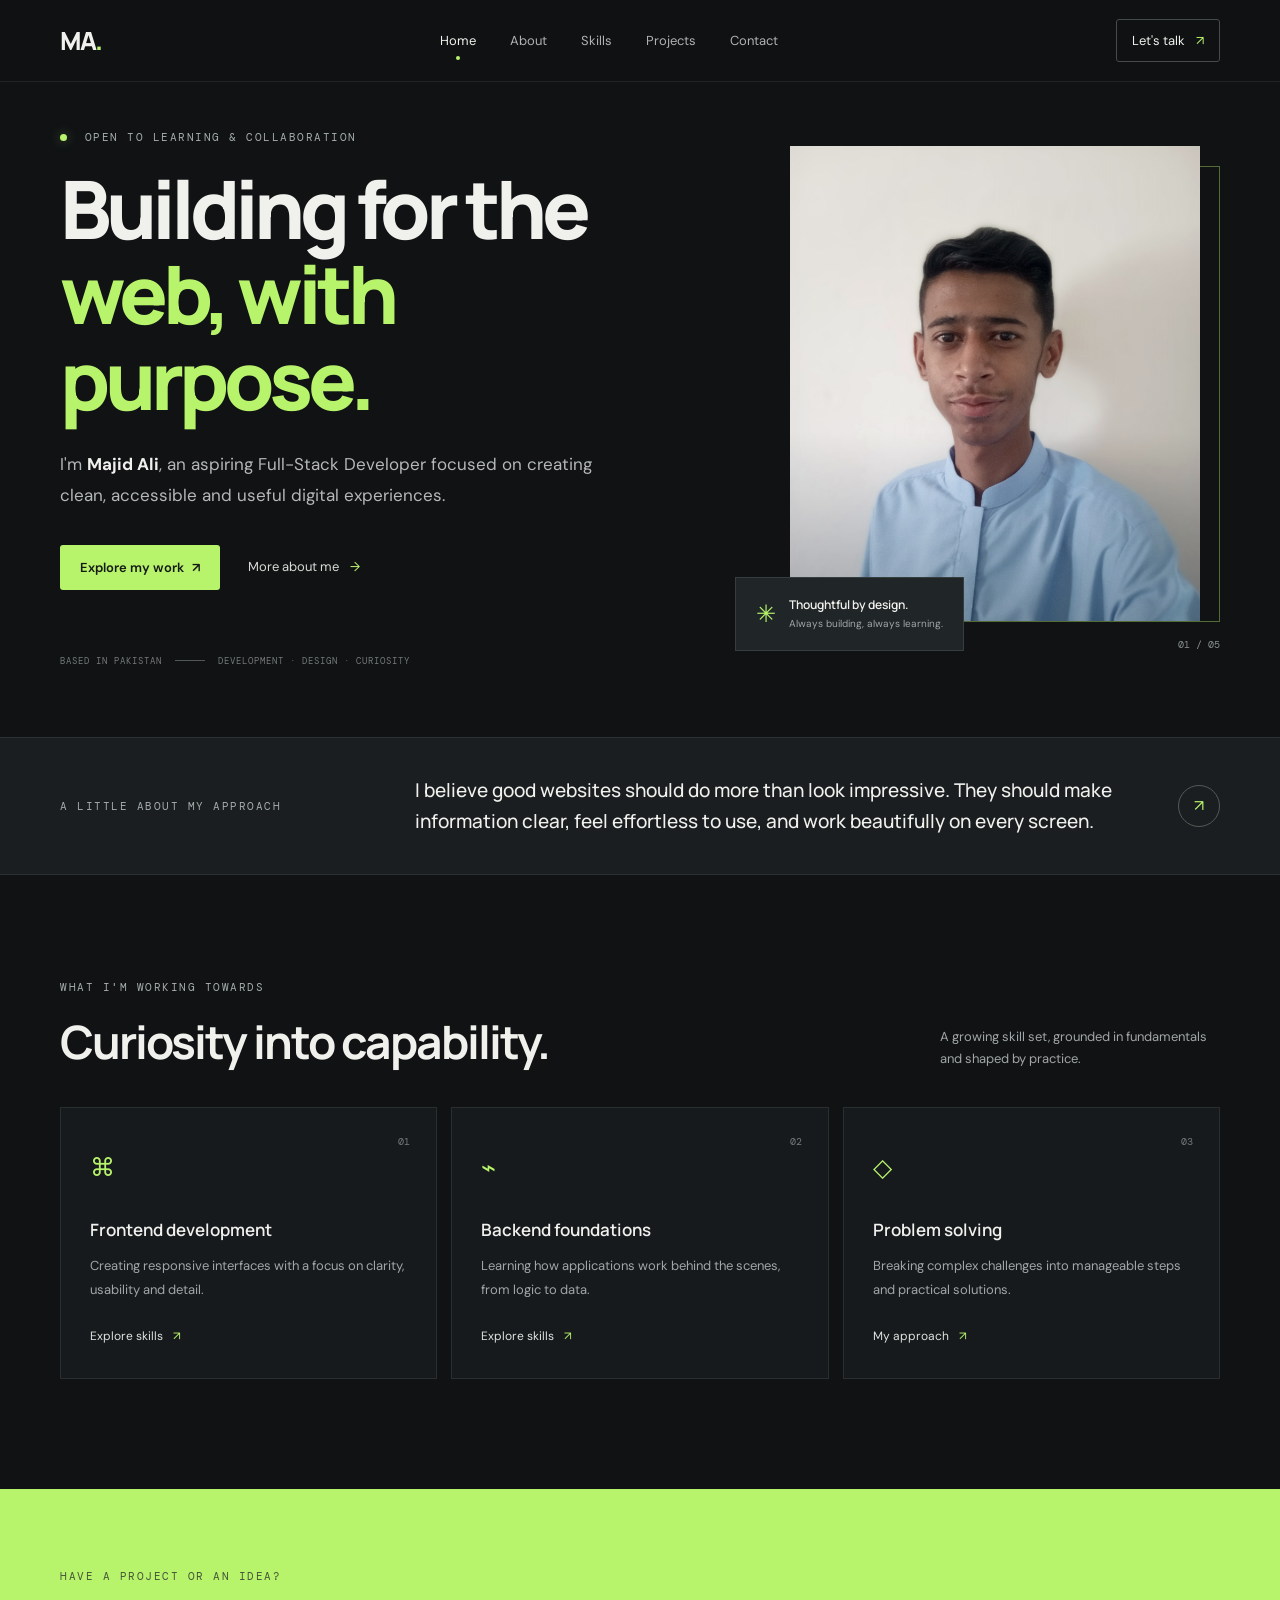
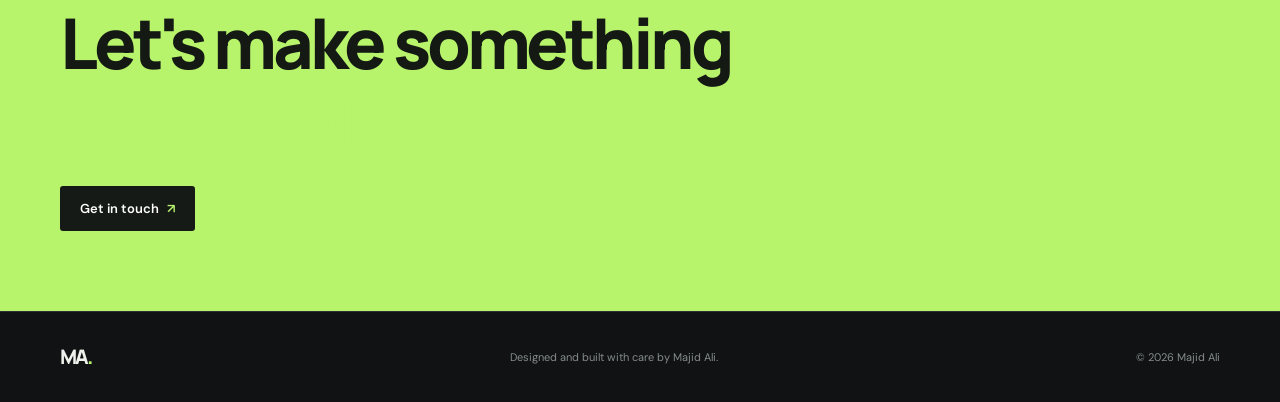
<file: index.html>
<!DOCTYPE html>
<html lang="en">
<head>
  <meta charset="UTF-8"><meta name="viewport" content="width=device-width, initial-scale=1.0">
  <meta name="description" content="Majid Ali — Full-Stack Developer building thoughtful, useful web experiences.">
  <title>Majid Ali — Full-Stack Developer</title><link rel="stylesheet" href="css/style.css">
  <script defer src="js/main.js"></script>
</head>
<body>
<header class="site-header"><div class="container nav-wrap">
  <a class="brand" href="index.html" aria-label="Majid Ali home">MA<span>.</span></a>
  <button class="menu-toggle" aria-label="Open navigation" aria-expanded="false"><span></span><span></span></button>
  <nav class="main-nav" aria-label="Main navigation">
    <a class="active" href="index.html">Home</a><a href="about.html">About</a><a href="skills.html">Skills</a><a href="projects.html">Projects</a><a href="contact.html">Contact</a>
  </nav><a class="nav-cta" href="contact.html">Let's talk <span>↗</span></a>
</div></header>
<main>
<section class="hero container">
  <div class="hero-copy reveal">
    <p class="eyebrow"><span class="status-dot"></span> OPEN TO LEARNING & COLLABORATION</p>
    <h1>Building for the<br><span class="accent-text">web, with purpose.</span></h1>
    <p class="hero-lead">I'm <strong>Majid Ali</strong>, an aspiring Full-Stack Developer focused on creating clean, accessible and useful digital experiences.</p>
    <div class="hero-actions"><a class="button button-primary" href="projects.html">Explore my work <span>↗</span></a><a class="text-link" href="about.html">More about me <span>→</span></a></div>
    <div class="hero-meta"><span>BASED IN PAKISTAN</span><span class="meta-line"></span><span>DEVELOPMENT · DESIGN · CURIOSITY</span></div>
  </div>
  <div class="hero-visual reveal">
    <div class="portrait-frame"><img src="assets/majid-ali.jpg" alt="Portrait of Majid Ali"></div>
    <div class="portrait-note"><span class="note-mark">✳</span><div><strong>Thoughtful by design.</strong><small>Always building, always learning.</small></div></div>
    <div class="visual-index">01 / 05</div>
  </div>
</section>
<section class="intro-band"><div class="container intro-grid"><p class="eyebrow">A LITTLE ABOUT MY APPROACH</p><p>I believe good websites should do more than look impressive. They should make information clear, feel effortless to use, and work beautifully on every screen.</p><a class="round-link" href="about.html" aria-label="Read about me">↗</a></div></section>
<section class="section container"><div class="section-heading"><div><p class="eyebrow">WHAT I'M WORKING TOWARDS</p><h2>Curiosity into capability.</h2></div><p class="section-aside">A growing skill set, grounded in fundamentals and shaped by practice.</p></div>
<div class="focus-grid">
  <article class="focus-card"><span class="card-number">01</span><div class="line-icon">⌘</div><h3>Frontend development</h3><p>Creating responsive interfaces with a focus on clarity, usability and detail.</p><a href="skills.html">Explore skills <span>↗</span></a></article>
  <article class="focus-card"><span class="card-number">02</span><div class="line-icon">⌁</div><h3>Backend foundations</h3><p>Learning how applications work behind the scenes, from logic to data.</p><a href="skills.html">Explore skills <span>↗</span></a></article>
  <article class="focus-card"><span class="card-number">03</span><div class="line-icon">◇</div><h3>Problem solving</h3><p>Breaking complex challenges into manageable steps and practical solutions.</p><a href="about.html">My approach <span>↗</span></a></article>
</div></section>
<section class="closing-cta"><div class="container cta-inner"><p class="eyebrow">HAVE A PROJECT OR AN IDEA?</p><h2>Let's make something<br><span class="accent-text">worth using.</span></h2><a class="button button-light" href="contact.html">Get in touch <span>↗</span></a></div></section>
</main>
<footer class="site-footer"><div class="container footer-inner"><a class="brand" href="index.html">MA<span>.</span></a><p>Designed and built with care by Majid Ali.</p><span>© <span data-year></span> Majid Ali</span></div></footer>
</body></html>
</file>
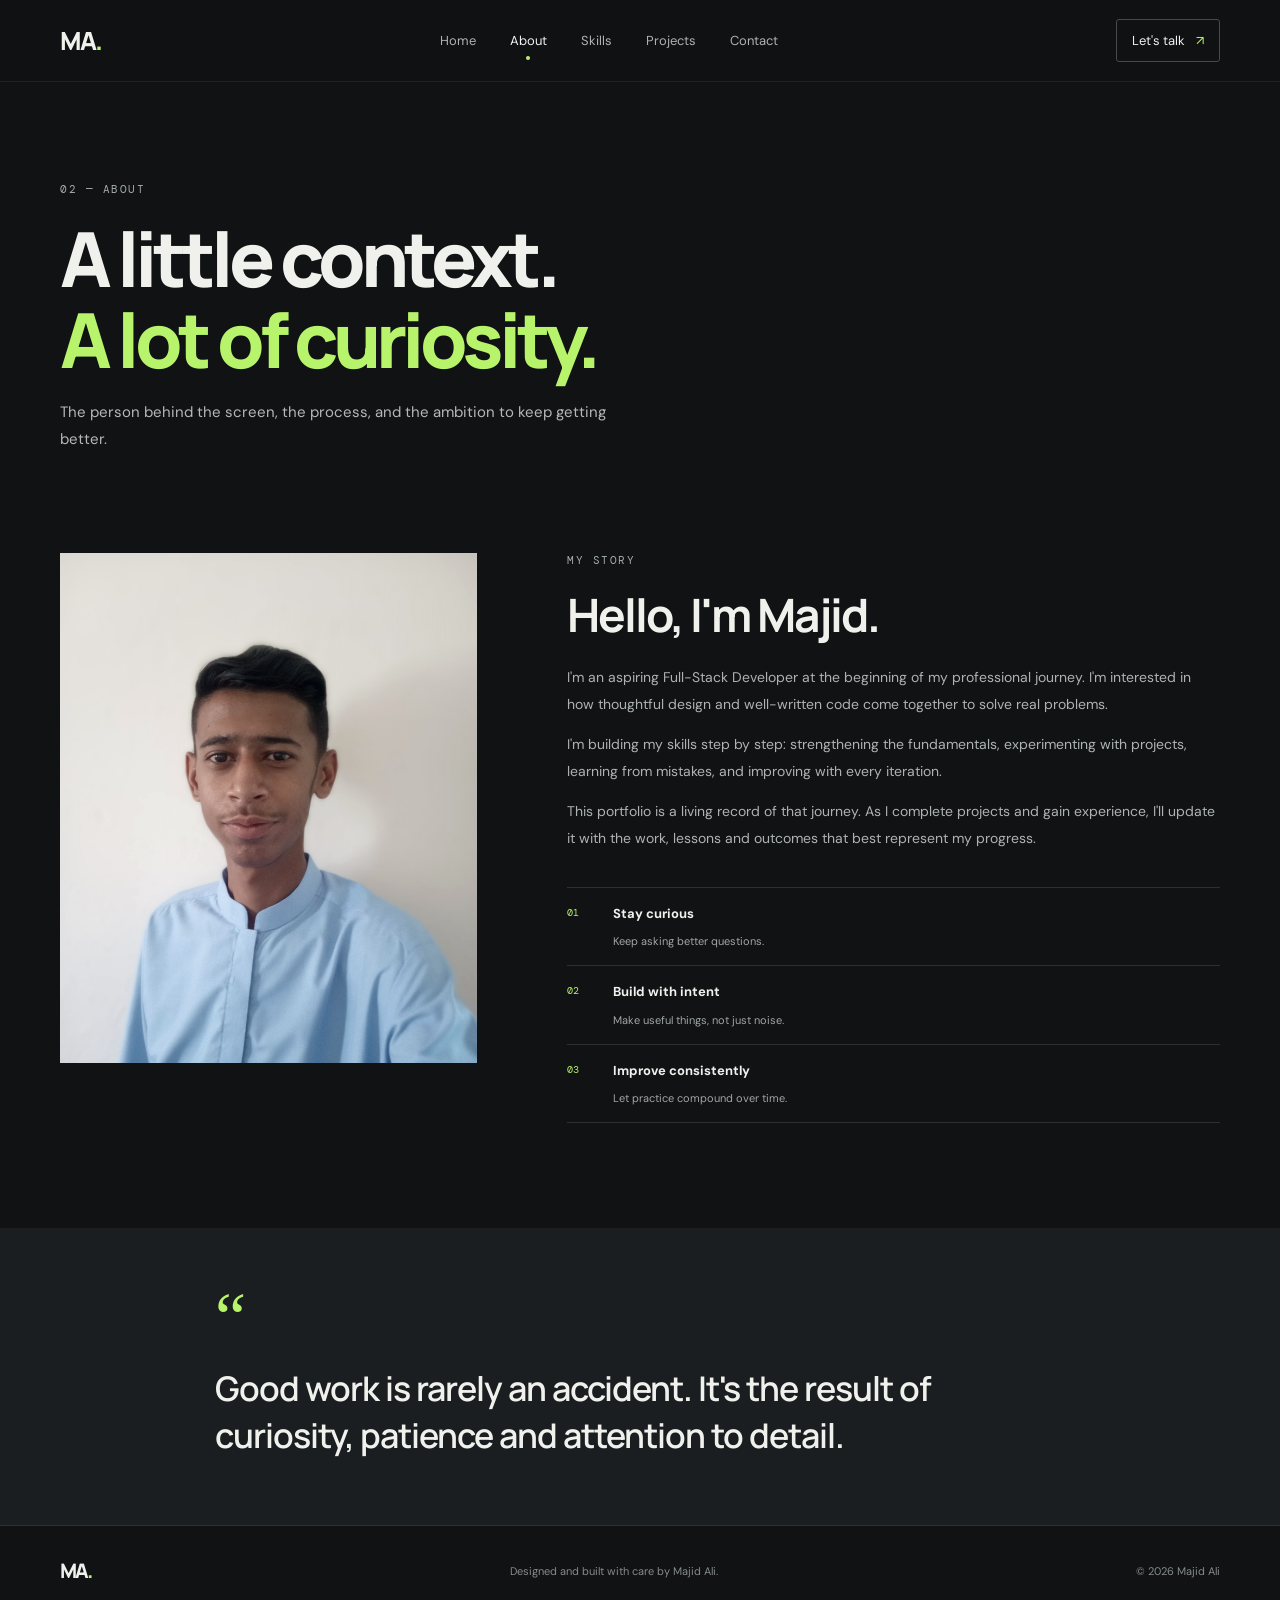
<file: about.html>
<!DOCTYPE html><html lang="en"><head><meta charset="UTF-8"><meta name="viewport" content="width=device-width, initial-scale=1.0"><meta name="description" content="Get to know Majid Ali and his approach to learning web development."><title>About — Majid Ali</title><link rel="stylesheet" href="css/style.css"><script defer src="js/main.js"></script></head><body>
<header class="site-header"><div class="container nav-wrap"><a class="brand" href="index.html">MA<span>.</span></a><button class="menu-toggle" aria-label="Open navigation" aria-expanded="false"><span></span><span></span></button><nav class="main-nav"><a href="index.html">Home</a><a class="active" href="about.html">About</a><a href="skills.html">Skills</a><a href="projects.html">Projects</a><a href="contact.html">Contact</a></nav><a class="nav-cta" href="contact.html">Let's talk <span>↗</span></a></div></header>
<main><section class="page-hero container"><p class="eyebrow">02 — ABOUT</p><h1>A little context.<br><span class="accent-text">A lot of curiosity.</span></h1><p class="page-lead">The person behind the screen, the process, and the ambition to keep getting better.</p></section>
<section class="about-layout container"><div class="about-photo reveal"><img src="assets/majid-ali.jpg" alt="Majid Ali"></div><div class="about-copy reveal"><p class="eyebrow">MY STORY</p><h2>Hello, I'm Majid.</h2><p>I'm an aspiring Full-Stack Developer at the beginning of my professional journey. I'm interested in how thoughtful design and well-written code come together to solve real problems.</p><p>I'm building my skills step by step: strengthening the fundamentals, experimenting with projects, learning from mistakes, and improving with every iteration.</p><p>This portfolio is a living record of that journey. As I complete projects and gain experience, I'll update it with the work, lessons and outcomes that best represent my progress.</p><div class="principles"><div><span>01</span><strong>Stay curious</strong><small>Keep asking better questions.</small></div><div><span>02</span><strong>Build with intent</strong><small>Make useful things, not just noise.</small></div><div><span>03</span><strong>Improve consistently</strong><small>Let practice compound over time.</small></div></div></div></section>
<section class="quote-band"><div class="container"><span>“</span><blockquote>Good work is rarely an accident. It's the result of curiosity, patience and attention to detail.</blockquote></div></section></main>
<footer class="site-footer"><div class="container footer-inner"><a class="brand" href="index.html">MA<span>.</span></a><p>Designed and built with care by Majid Ali.</p><span>© <span data-year></span> Majid Ali</span></div></footer></body></html>
</file>
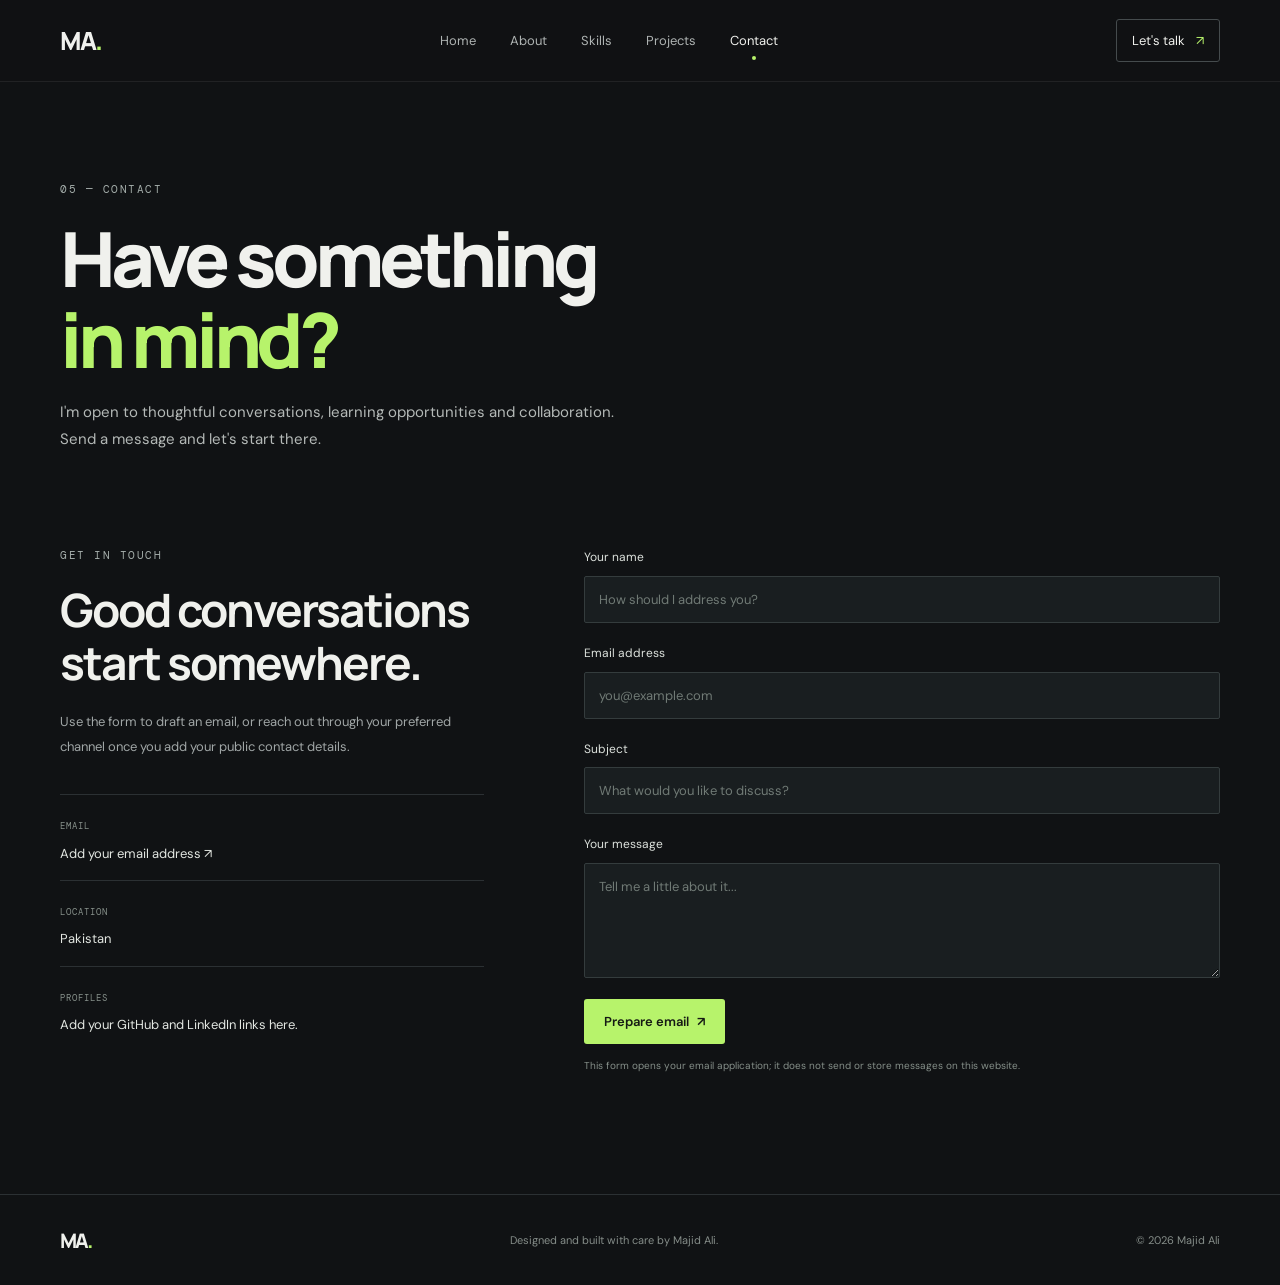
<file: contact.html>
<!DOCTYPE html><html lang="en"><head><meta charset="UTF-8"><meta name="viewport" content="width=device-width, initial-scale=1.0"><meta name="description" content="Contact Majid Ali about projects, learning and collaboration."><title>Contact — Majid Ali</title><link rel="stylesheet" href="css/style.css"><script defer src="js/main.js"></script></head><body>
<header class="site-header"><div class="container nav-wrap"><a class="brand" href="index.html">MA<span>.</span></a><button class="menu-toggle" aria-label="Open navigation" aria-expanded="false"><span></span><span></span></button><nav class="main-nav"><a href="index.html">Home</a><a href="about.html">About</a><a href="skills.html">Skills</a><a href="projects.html">Projects</a><a class="active" href="contact.html">Contact</a></nav><a class="nav-cta" href="contact.html">Let's talk <span>↗</span></a></div></header>
<main><section class="page-hero container"><p class="eyebrow">05 — CONTACT</p><h1>Have something<br><span class="accent-text">in mind?</span></h1><p class="page-lead">I'm open to thoughtful conversations, learning opportunities and collaboration. Send a message and let's start there.</p></section>
<section class="container contact-layout"><div class="contact-details"><p class="eyebrow">GET IN TOUCH</p><h2>Good conversations<br>start somewhere.</h2><p>Use the form to draft an email, or reach out through your preferred channel once you add your public contact details.</p><div class="contact-detail"><span>EMAIL</span><a href="mailto:YOUR_EMAIL@example.com">Add your email address ↗</a></div><div class="contact-detail"><span>LOCATION</span><p>Pakistan</p></div><div class="contact-detail"><span>PROFILES</span><p>Add your GitHub and LinkedIn links here.</p></div></div>
<form class="contact-form" id="contact-form"><label for="name">Your name</label><input id="name" name="name" type="text" placeholder="How should I address you?" required><label for="email">Email address</label><input id="email" name="email" type="email" placeholder="you@example.com" required><label for="subject">Subject</label><input id="subject" name="subject" type="text" placeholder="What would you like to discuss?" required><label for="message">Your message</label><textarea id="message" name="message" rows="5" placeholder="Tell me a little about it..." required></textarea><button class="button button-primary" type="submit">Prepare email <span>↗</span></button><p class="form-note" id="form-note" aria-live="polite">This form opens your email application; it does not send or store messages on this website.</p></form></section></main>
<footer class="site-footer"><div class="container footer-inner"><a class="brand" href="index.html">MA<span>.</span></a><p>Designed and built with care by Majid Ali.</p><span>© <span data-year></span> Majid Ali</span></div></footer></body></html>
</file>
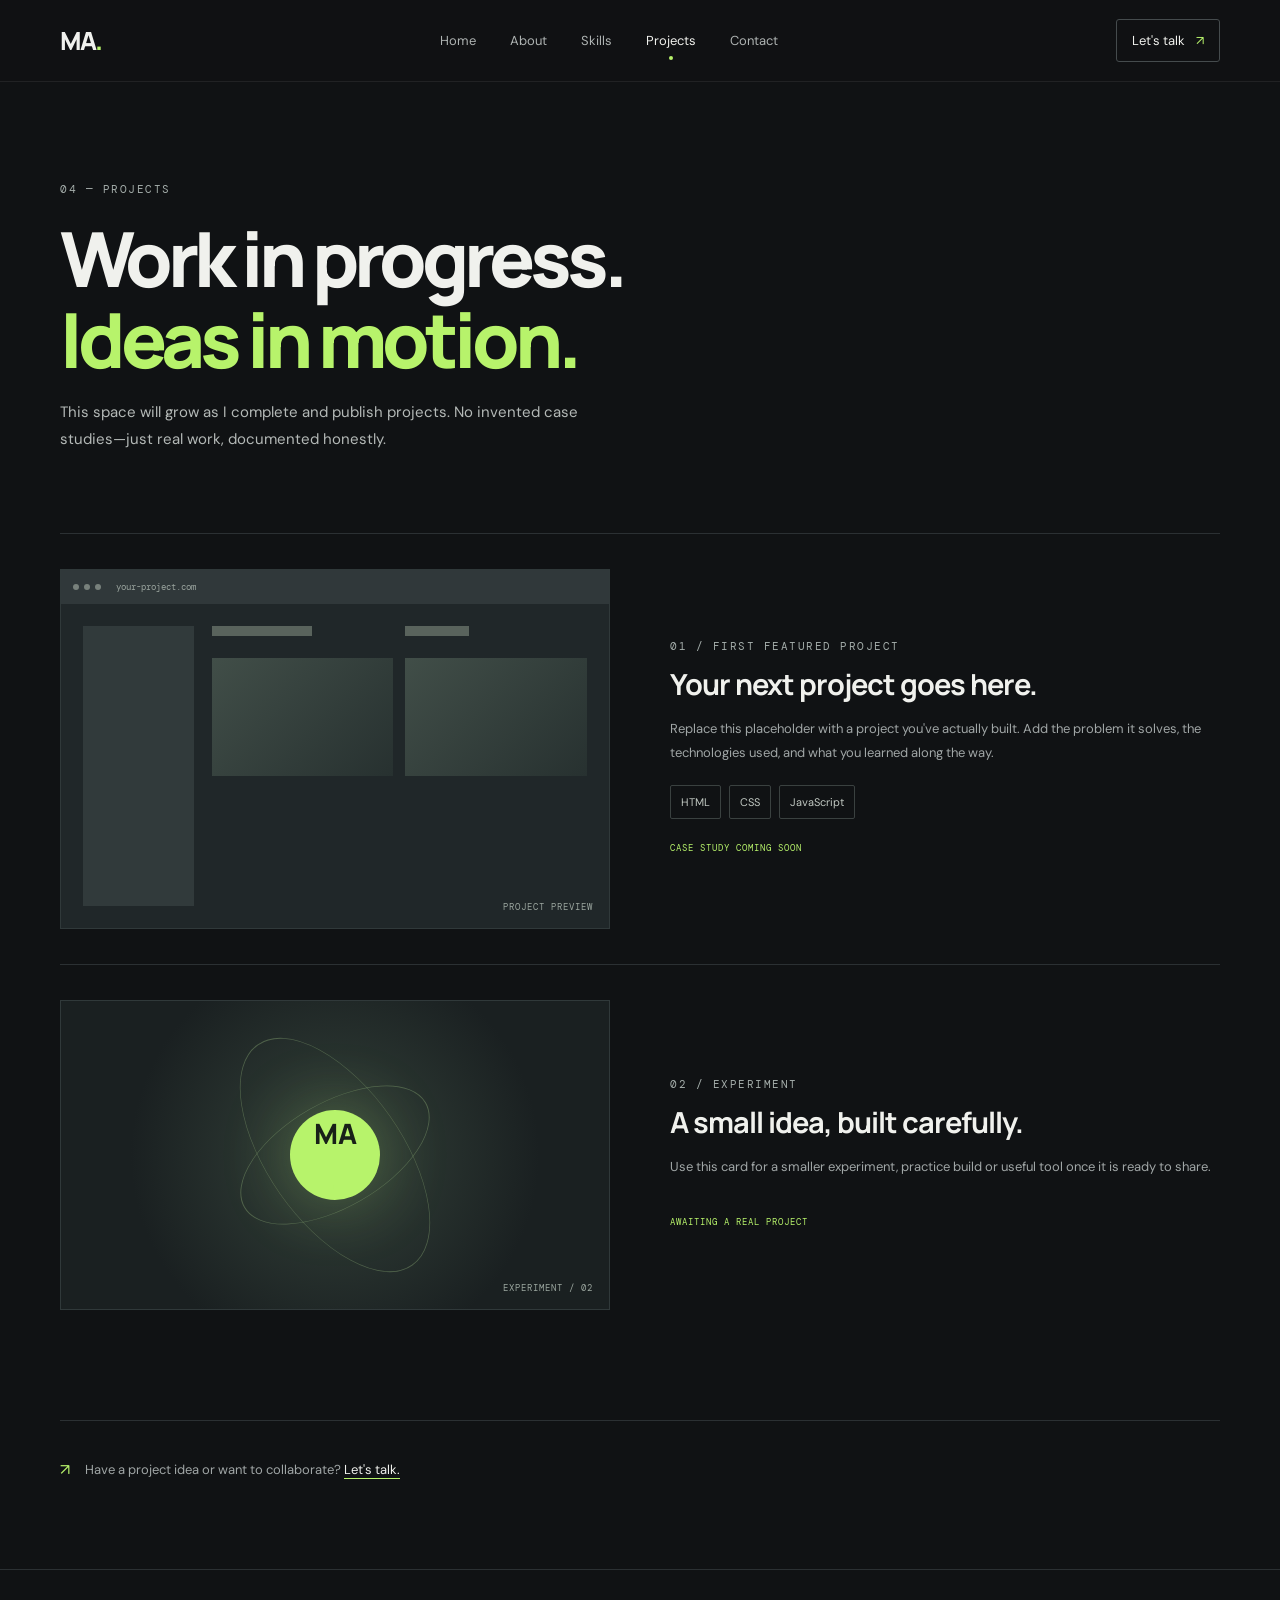
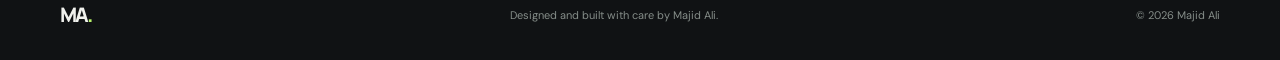
<file: projects.html>
<!DOCTYPE html><html lang="en"><head><meta charset="UTF-8"><meta name="viewport" content="width=device-width, initial-scale=1.0"><meta name="description" content="Selected projects and experiments by Majid Ali."><title>Projects — Majid Ali</title><link rel="stylesheet" href="css/style.css"><script defer src="js/main.js"></script></head><body>
<header class="site-header"><div class="container nav-wrap"><a class="brand" href="index.html">MA<span>.</span></a><button class="menu-toggle" aria-label="Open navigation" aria-expanded="false"><span></span><span></span></button><nav class="main-nav"><a href="index.html">Home</a><a href="about.html">About</a><a href="skills.html">Skills</a><a class="active" href="projects.html">Projects</a><a href="contact.html">Contact</a></nav><a class="nav-cta" href="contact.html">Let's talk <span>↗</span></a></div></header>
<main><section class="page-hero container"><p class="eyebrow">04 — PROJECTS</p><h1>Work in progress.<br><span class="accent-text">Ideas in motion.</span></h1><p class="page-lead">This space will grow as I complete and publish projects. No invented case studies—just real work, documented honestly.</p></section>
<section class="container project-list"><article class="project-card project-feature"><div class="project-art art-one"><div class="browser-top"><i></i><i></i><i></i><span>your-project.com</span></div><div class="mock-layout"><div class="mock-sidebar"></div><div class="mock-content"><b></b><b></b><div></div><div></div></div></div><span class="art-caption">PROJECT PREVIEW</span></div><div class="project-info"><p class="eyebrow">01 / FIRST FEATURED PROJECT</p><h2>Your next project goes here.</h2><p>Replace this placeholder with a project you've actually built. Add the problem it solves, the technologies used, and what you learned along the way.</p><div class="skill-tags"><span>HTML</span><span>CSS</span><span>JavaScript</span></div><span class="project-status">CASE STUDY COMING SOON</span></div></article>
<article class="project-card"><div class="project-art art-two"><div class="orbit orbit-a"></div><div class="orbit orbit-b"></div><div class="orbit-core">MA<span>.</span></div><span class="art-caption">EXPERIMENT / 02</span></div><div class="project-info"><p class="eyebrow">02 / EXPERIMENT</p><h2>A small idea, built carefully.</h2><p>Use this card for a smaller experiment, practice build or useful tool once it is ready to share.</p><span class="project-status">AWAITING A REAL PROJECT</span></div></article></section>
<section class="container project-footnote"><span>↗</span><p>Have a project idea or want to collaborate? <a href="contact.html">Let's talk.</a></p></section></main>
<footer class="site-footer"><div class="container footer-inner"><a class="brand" href="index.html">MA<span>.</span></a><p>Designed and built with care by Majid Ali.</p><span>© <span data-year></span> Majid Ali</span></div></footer></body></html>
</file>
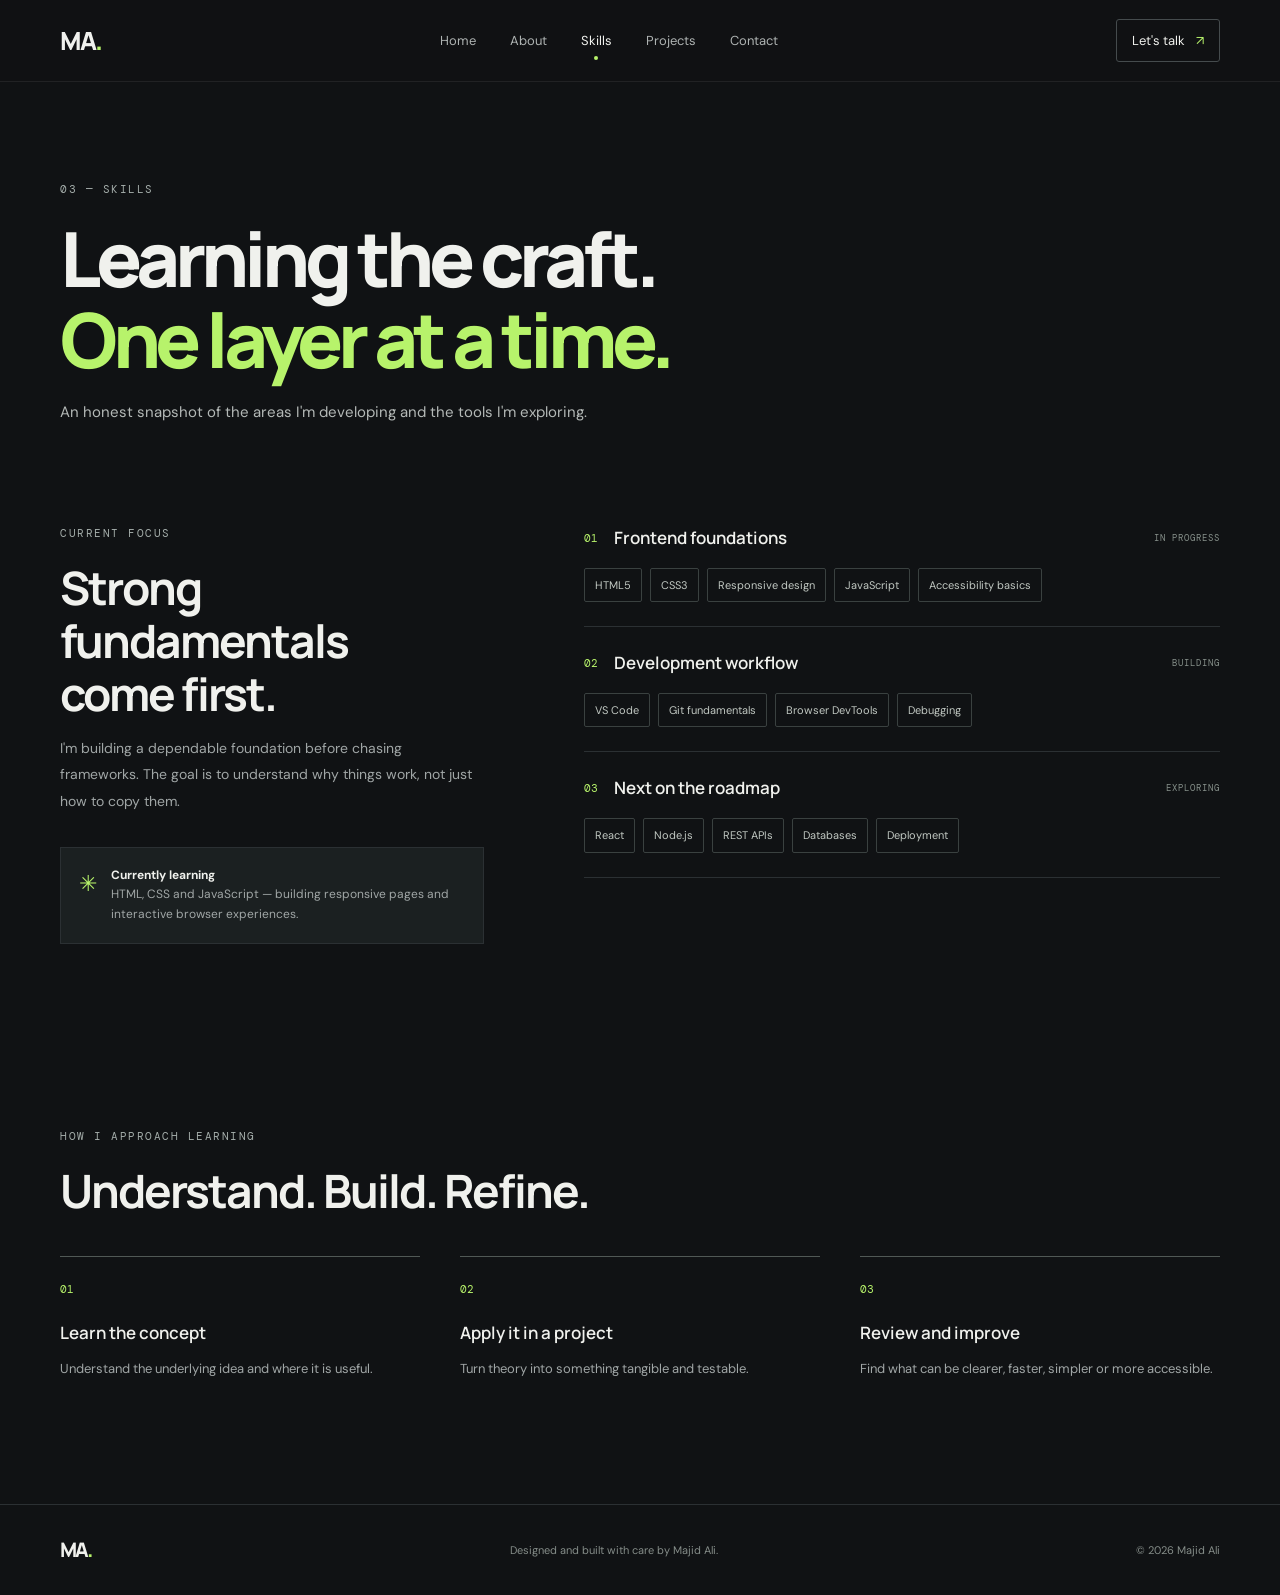
<file: skills.html>
<!DOCTYPE html><html lang="en"><head><meta charset="UTF-8"><meta name="viewport" content="width=device-width, initial-scale=1.0"><meta name="description" content="Development skills and learning roadmap of Majid Ali."><title>Skills — Majid Ali</title><link rel="stylesheet" href="css/style.css"><script defer src="js/main.js"></script></head><body>
<header class="site-header"><div class="container nav-wrap"><a class="brand" href="index.html">MA<span>.</span></a><button class="menu-toggle" aria-label="Open navigation" aria-expanded="false"><span></span><span></span></button><nav class="main-nav"><a href="index.html">Home</a><a href="about.html">About</a><a class="active" href="skills.html">Skills</a><a href="projects.html">Projects</a><a href="contact.html">Contact</a></nav><a class="nav-cta" href="contact.html">Let's talk <span>↗</span></a></div></header>
<main><section class="page-hero container"><p class="eyebrow">03 — SKILLS</p><h1>Learning the craft.<br><span class="accent-text">One layer at a time.</span></h1><p class="page-lead">An honest snapshot of the areas I'm developing and the tools I'm exploring.</p></section>
<section class="container skills-layout"><div class="skills-intro"><p class="eyebrow">CURRENT FOCUS</p><h2>Strong fundamentals<br>come first.</h2><p>I'm building a dependable foundation before chasing frameworks. The goal is to understand why things work, not just how to copy them.</p><div class="learning-note"><span>✳</span><p><strong>Currently learning</strong><br>HTML, CSS and JavaScript — building responsive pages and interactive browser experiences.</p></div></div>
<div class="skill-groups"><article class="skill-group"><div class="skill-group-head"><span>01</span><h3>Frontend foundations</h3><small>IN PROGRESS</small></div><div class="skill-tags"><span>HTML5</span><span>CSS3</span><span>Responsive design</span><span>JavaScript</span><span>Accessibility basics</span></div></article>
<article class="skill-group"><div class="skill-group-head"><span>02</span><h3>Development workflow</h3><small>BUILDING</small></div><div class="skill-tags"><span>VS Code</span><span>Git fundamentals</span><span>Browser DevTools</span><span>Debugging</span></div></article>
<article class="skill-group"><div class="skill-group-head"><span>03</span><h3>Next on the roadmap</h3><small>EXPLORING</small></div><div class="skill-tags"><span>React</span><span>Node.js</span><span>REST APIs</span><span>Databases</span><span>Deployment</span></div></article></div></section>
<section class="section container"><div class="section-heading"><div><p class="eyebrow">HOW I APPROACH LEARNING</p><h2>Understand. Build. Refine.</h2></div></div><div class="steps-grid"><div><span>01</span><h3>Learn the concept</h3><p>Understand the underlying idea and where it is useful.</p></div><div><span>02</span><h3>Apply it in a project</h3><p>Turn theory into something tangible and testable.</p></div><div><span>03</span><h3>Review and improve</h3><p>Find what can be clearer, faster, simpler or more accessible.</p></div></div></section></main>
<footer class="site-footer"><div class="container footer-inner"><a class="brand" href="index.html">MA<span>.</span></a><p>Designed and built with care by Majid Ali.</p><span>© <span data-year></span> Majid Ali</span></div></footer></body></html>
</file>
<file: css/style.css>
@import url('https://fonts.googleapis.com/css2?family=DM+Mono:wght@400;500&family=DM+Sans:wght@400;500;600;700&family=Manrope:wght@400;500;600;700;800&display=swap');
:root{--bg:#101214;--panel:#171a1d;--panel2:#1d2125;--text:#f0f1ed;--muted:#a0a6a6;--line:#2b3033;--accent:#b7f36b;--max:1160px;--sans:'DM Sans',Arial,sans-serif;--display:'Manrope',Arial,sans-serif;--mono:'DM Mono',monospace}
*{box-sizing:border-box}html{scroll-behavior:smooth}body{margin:0;background:var(--bg);color:var(--text);font-family:var(--sans);line-height:1.65;-webkit-font-smoothing:antialiased}a{color:inherit;text-decoration:none}img{display:block;max-width:100%}.container{width:min(var(--max),calc(100% - 64px));margin-inline:auto}.site-header{height:82px;border-bottom:1px solid rgba(255,255,255,.07);display:flex;align-items:center;position:relative;z-index:5;background:rgba(16,18,20,.94)}.nav-wrap{display:flex;align-items:center;justify-content:space-between}.brand{font:800 25px var(--display);letter-spacing:-2px}.brand span,.orbit-core span{color:var(--accent)}.main-nav{display:flex;gap:34px;align-items:center}.main-nav a{font-size:13px;color:#aeb3b2;transition:color .2s}.main-nav a:hover,.main-nav a.active{color:var(--text)}.main-nav a.active:after{content:"";display:block;width:4px;height:4px;border-radius:50%;background:var(--accent);margin:5px auto -9px}.nav-cta{font-size:13px;border:1px solid #454b4d;border-radius:3px;padding:10px 15px}.nav-cta span,.button span{color:var(--accent);padding-left:8px}.menu-toggle{display:none;background:none;border:0;color:white}.hero{min-height:650px;display:grid;grid-template-columns:1.08fr .92fr;align-items:center;gap:70px;padding-top:48px;padding-bottom:70px}.eyebrow{font:11px var(--mono);letter-spacing:1.5px;color:#a4adaa;margin:0 0 22px}.status-dot{display:inline-block;width:7px;height:7px;border-radius:50%;background:var(--accent);margin-right:9px;box-shadow:0 0 12px #b7f36b66}.hero h1,.page-hero h1{font:800 clamp(48px,6.3vw,82px)/1.06 var(--display);letter-spacing:-5px;margin:0 0 27px}.accent-text{color:var(--accent)}.hero-lead,.page-lead{font-size:17px;line-height:1.8;color:#b4b9b7;max-width:540px}.hero-lead strong{color:var(--text)}.hero-actions{display:flex;align-items:center;gap:28px;margin-top:34px}.button{display:inline-flex;align-items:center;justify-content:center;padding:14px 20px;border:0;border-radius:3px;font:600 13px var(--sans);cursor:pointer;transition:transform .2s,background .2s}.button:hover{transform:translateY(-3px)}.button-primary{background:var(--accent);color:#151914}.button-primary span{color:#151914}.text-link{font-size:13px;color:#d7dbd6}.text-link span{color:var(--accent);padding-left:8px}.hero-meta{display:flex;align-items:center;gap:13px;margin-top:65px;font:9px var(--mono);letter-spacing:1px;color:#737b79}.meta-line{width:30px;height:1px;background:#505755}.hero-visual{position:relative;max-width:430px;justify-self:end;width:100%;padding:0 20px 30px 0}.portrait-frame{height:475px;background:#252a2d;overflow:hidden;position:relative}.portrait-frame:after{content:"";position:absolute;inset:0;background:linear-gradient(180deg,transparent 60%,#10121444)}.portrait-frame img{width:100%;height:100%;object-fit:cover;object-position:center 28%;filter:saturate(.78);}.hero-visual:before{content:"";position:absolute;right:0;top:20px;width:80%;height:90%;border:1px solid #b7f36b66;z-index:-1}.portrait-note{position:absolute;left:-55px;bottom:0;background:#202528;border:1px solid #363d3e;padding:16px 20px;display:flex;gap:13px;align-items:center}.note-mark{font-size:24px;color:var(--accent)}.portrait-note strong,.portrait-note small{display:block}.portrait-note strong{font:600 12px var(--display)}.portrait-note small{font-size:10px;color:var(--muted);margin-top:3px}.visual-index{position:absolute;right:0;bottom:0;font:10px var(--mono);color:#8a928f}.intro-band{background:#1a1e20;border-block:1px solid #2b3033;padding:37px 0}.intro-grid{display:grid;grid-template-columns:1fr 2.3fr auto;align-items:center;gap:40px}.intro-grid .eyebrow{margin:0}.intro-grid>p:nth-child(2){font:500 19px/1.65 var(--display);max-width:700px;margin:0}.round-link{width:42px;height:42px;border:1px solid #525a56;border-radius:50%;display:grid;place-items:center;color:var(--accent)}.section{padding-top:105px;padding-bottom:110px}.section-heading{display:flex;justify-content:space-between;align-items:end;margin-bottom:38px}.section-heading h2,.about-copy h2,.skills-intro h2,.contact-details h2{font:700 clamp(30px,4vw,46px)/1.15 var(--display);letter-spacing:-2px;margin:0}.section-aside{max-width:280px;color:var(--muted);font-size:13px;margin:0}.focus-grid{display:grid;grid-template-columns:repeat(3,1fr);gap:14px}.focus-card{background:var(--panel);border:1px solid #292f31;padding:29px;min-height:270px;position:relative;transition:border-color .25s,transform .25s}.focus-card:hover{border-color:#788d5d;transform:translateY(-4px)}.card-number{position:absolute;right:26px;top:27px;font:10px var(--mono);color:#737b79}.line-icon{font-size:25px;color:var(--accent);margin:10px 0 30px}.focus-card h3,.steps-grid h3{font:600 17px var(--display);margin:0 0 10px}.focus-card p,.steps-grid p{font-size:13px;color:var(--muted);line-height:1.8}.focus-card a{display:inline-block;margin-top:13px;font-size:12px;color:#dfe4df}.focus-card a span{color:var(--accent);padding-left:7px}.closing-cta{background:var(--accent);color:#141914;padding:80px 0}.cta-inner{position:relative}.closing-cta .eyebrow{color:#45543a}.closing-cta h2{font:800 clamp(42px,6vw,70px)/1.08 var(--display);letter-spacing:-4px;margin:0 0 30px}.button-light{background:#151a16;color:#fff}.button-light span{color:var(--accent)}.site-footer{border-top:1px solid var(--line);padding:25px 0}.footer-inner{display:flex;align-items:center;justify-content:space-between}.footer-inner p,.footer-inner>span{font-size:11px;color:#858d89}.footer-inner .brand{font-size:20px}
.page-hero{padding-top:100px;padding-bottom:65px}.page-hero h1{font-size:clamp(48px,6vw,76px);margin-bottom:20px}.page-lead{font-size:15px;max-width:570px}.about-layout{display:grid;grid-template-columns:.78fr 1.22fr;gap:90px;padding:20px 0 105px;align-items:start}.about-photo{height:510px;background:#202528;overflow:hidden}.about-photo img{width:100%;height:100%;object-fit:cover;object-position:center 25%;filter:saturate(.75)}.about-copy h2{margin-bottom:22px}.about-copy>p:not(.eyebrow){font-size:14px;color:#adb4b0;line-height:1.9}.principles{border-top:1px solid var(--line);margin-top:35px}.principles div{display:grid;grid-template-columns:38px 1fr;gap:8px;padding:15px 0;border-bottom:1px solid var(--line)}.principles span{font:10px var(--mono);color:var(--accent);padding-top:3px}.principles strong{font-size:13px}.principles small{grid-column:2;color:var(--muted);font-size:11px}.quote-band{background:#1a1e20;padding:65px 0}.quote-band .container{max-width:850px}.quote-band span{font:70px Georgia;color:var(--accent);line-height:.7}.quote-band blockquote{font:600 clamp(23px,3vw,34px)/1.4 var(--display);letter-spacing:-1px;margin:15px 0 0}
.skills-layout{display:grid;grid-template-columns:.8fr 1.2fr;gap:100px;padding:20px 0 80px}.skills-intro>p:not(.eyebrow){font-size:14px;color:var(--muted);line-height:1.9}.learning-note{display:flex;gap:14px;background:#1b2021;border:1px solid var(--line);padding:18px;margin-top:32px}.learning-note>span{color:var(--accent);font-size:22px}.learning-note p{font-size:12px;color:var(--muted);margin:0}.learning-note strong{color:var(--text)}.skill-group{padding:24px 0;border-bottom:1px solid var(--line)}.skill-group:first-child{padding-top:0}.skill-group-head{display:flex;align-items:center;gap:16px}.skill-group-head>span{font:11px var(--mono);color:var(--accent)}.skill-group-head h3{font:600 17px var(--display);margin:0;flex:1}.skill-group-head small{font:9px var(--mono);letter-spacing:1px;color:#87918b}.skill-tags{display:flex;flex-wrap:wrap;gap:8px;margin-top:19px}.skill-tags span{font-size:11px;color:#c1c8c2;border:1px solid #3a4140;padding:7px 10px;border-radius:2px}.steps-grid{display:grid;grid-template-columns:repeat(3,1fr);gap:40px}.steps-grid>div{border-top:1px solid #505855;padding-top:18px}.steps-grid>div>span{font:11px var(--mono);color:var(--accent)}.steps-grid h3{margin-top:20px}
.project-list{padding-bottom:75px}.project-card{display:grid;grid-template-columns:1fr 1fr;gap:60px;align-items:center;padding:35px 0;border-top:1px solid var(--line)}.project-art{height:310px;position:relative;overflow:hidden;background:#202729;border:1px solid #30393a}.project-feature .project-art{height:360px}.browser-top{height:34px;background:#30383a;display:flex;align-items:center;gap:5px;padding:0 12px}.browser-top i{width:6px;height:6px;border-radius:50%;background:#78817c}.browser-top span{font:9px var(--mono);color:#9ba59f;margin-left:10px}.mock-layout{display:flex;height:calc(100% - 34px);padding:22px;gap:18px}.mock-sidebar{width:22%;background:#313a3b}.mock-content{flex:1;display:grid;grid-template-columns:1fr 1fr;grid-template-rows:20px 1fr 1fr;gap:12px}.mock-content b{background:#59635c;width:55%;height:10px}.mock-content b:nth-child(2){width:35%}.mock-content div{background:linear-gradient(135deg,#414e48,#273130)}.art-caption{position:absolute;bottom:15px;right:16px;font:9px var(--mono);letter-spacing:1px;color:#9ba69f}.project-info .eyebrow{margin-bottom:14px}.project-info h2{font:700 29px/1.2 var(--display);letter-spacing:-1px;margin:0 0 15px}.project-info>p:not(.eyebrow){font-size:13px;color:var(--muted);line-height:1.9}.project-status{display:inline-block;margin-top:23px;font:9px var(--mono);letter-spacing:1px;color:var(--accent)}.art-two{display:grid;place-items:center;background:radial-gradient(circle at center,#34423a,#1a2021 65%)}.orbit{position:absolute;border:1px solid #8fae7966;border-radius:50%;width:210px;height:210px;transform:rotate(-30deg) scaleY(.5)}.orbit-b{width:270px;height:270px;transform:rotate(55deg) scaleY(.5)}.orbit-core{width:90px;height:90px;border-radius:50%;background:#b7f36b;color:#182018;display:grid;place-items:center;font:800 28px var(--display);box-shadow:0 0 70px #b7f36b44}.project-footnote{border-top:1px solid var(--line);padding:25px 0 75px;display:flex;gap:15px;align-items:center}.project-footnote span{color:var(--accent)}.project-footnote p{font-size:13px;color:var(--muted)}.project-footnote a{color:var(--text);text-decoration:underline;text-decoration-color:var(--accent);text-underline-offset:4px}
.contact-layout{display:grid;grid-template-columns:.8fr 1.2fr;gap:100px;padding:15px 0 110px}.contact-details>p:not(.eyebrow){font-size:13px;color:var(--muted);line-height:1.9;margin:20px 0 35px}.contact-detail{border-top:1px solid var(--line);padding:16px 0}.contact-detail>span{font:9px var(--mono);letter-spacing:1px;color:#87918b}.contact-detail p,.contact-detail a{font-size:13px;color:#e2e6e1;margin:5px 0 0;display:block}.contact-form{display:flex;flex-direction:column}.contact-form label{font-size:12px;color:#dce1dc;margin:0 0 8px}.contact-form input,.contact-form textarea{background:#191e20;border:1px solid #343c3d;border-radius:2px;padding:14px;color:var(--text);font:13px var(--sans);margin-bottom:21px;outline:none;resize:vertical}.contact-form input:focus,.contact-form textarea:focus{border-color:var(--accent)}.contact-form input::placeholder,.contact-form textarea::placeholder{color:#707a75}.contact-form .button{align-self:flex-start}.form-note{font-size:10px;color:#858f89;line-height:1.6;margin-top:14px}
.reveal{opacity:0;transform:translateY(18px);transition:opacity .7s ease,transform .7s ease}.reveal.visible{opacity:1;transform:translateY(0)}
@media(max-width:800px){.container{width:min(100% - 40px,var(--max))}.main-nav{gap:18px}.nav-cta{display:none}.hero{gap:35px;min-height:570px}.hero h1{font-size:58px;letter-spacing:-3px}.portrait-frame{height:390px}.portrait-note{left:-25px}.about-layout,.skills-layout,.contact-layout{gap:45px}.project-card{gap:30px}.intro-grid{grid-template-columns:1fr 2fr}.intro-grid .round-link{display:none}}
@media(max-width:620px){.site-header{height:70px}.menu-toggle{display:flex;flex-direction:column;gap:6px;padding:10px}.menu-toggle span{width:23px;height:1px;background:#e9eee8;display:block}.main-nav{display:none;position:absolute;top:69px;left:0;right:0;background:#171b1d;border-bottom:1px solid var(--line);padding:18px 24px 24px;flex-direction:column;align-items:flex-start;gap:19px}.main-nav.open{display:flex}.main-nav a.active:after{display:none}.hero{grid-template-columns:1fr;padding-top:70px;gap:50px}.hero h1{font-size:clamp(48px,13vw,67px)}.hero-meta{margin-top:42px;flex-wrap:wrap}.hero-visual{justify-self:center;width:88%;max-width:390px}.portrait-frame{height:430px}.portrait-note{left:-24px}.intro-grid{grid-template-columns:1fr;gap:15px}.intro-grid>p:nth-child(2){font-size:17px}.section{padding-top:75px;padding-bottom:80px}.section-heading{display:block}.section-aside{margin-top:15px}.focus-grid,.steps-grid{grid-template-columns:1fr}.focus-card{min-height:230px}.closing-cta{padding:65px 0}.closing-cta h2{letter-spacing:-2px}.footer-inner{flex-wrap:wrap;gap:12px}.footer-inner p{order:3;width:100%;margin:0}.page-hero{padding-top:72px;padding-bottom:45px}.page-hero h1{font-size:clamp(46px,12vw,65px);letter-spacing:-3px}.about-layout,.skills-layout,.contact-layout{grid-template-columns:1fr;gap:38px;padding-bottom:75px}.about-photo{height:430px;max-width:420px}.about-copy h2,.skills-intro h2,.contact-details h2{font-size:36px}.quote-band{padding:48px 0}.skill-group-head{flex-wrap:wrap}.skill-group-head h3{min-width:55%}.skill-group-head small{margin-left:28px}.steps-grid{gap:25px}.project-card{grid-template-columns:1fr;gap:25px;padding:28px 0}.project-feature .project-art,.project-art{height:260px}.project-info h2{font-size:25px}.project-footnote{padding-bottom:55px}}
@media(prefers-reduced-motion:reduce){*,*::before,*::after{scroll-behavior:auto!important;transition:none!important;animation:none!important}.reveal{opacity:1;transform:none}}
</file>
